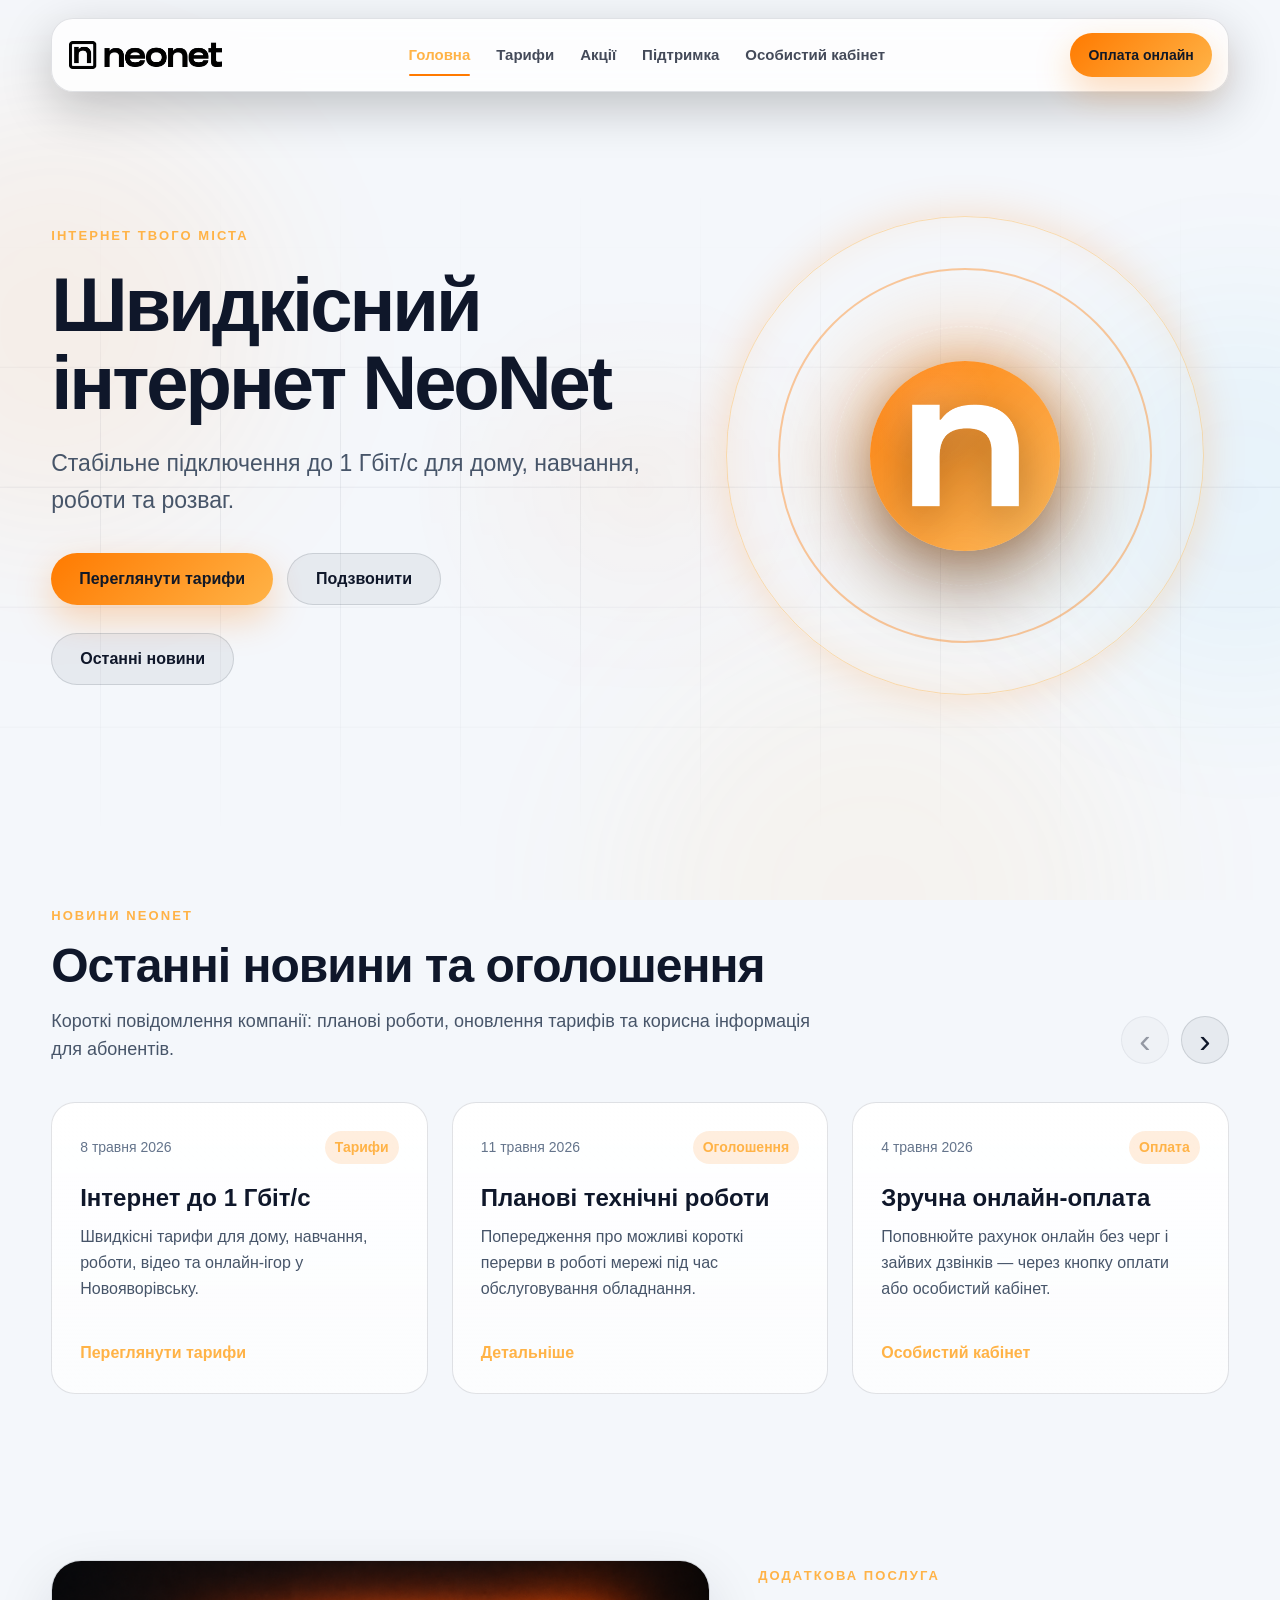
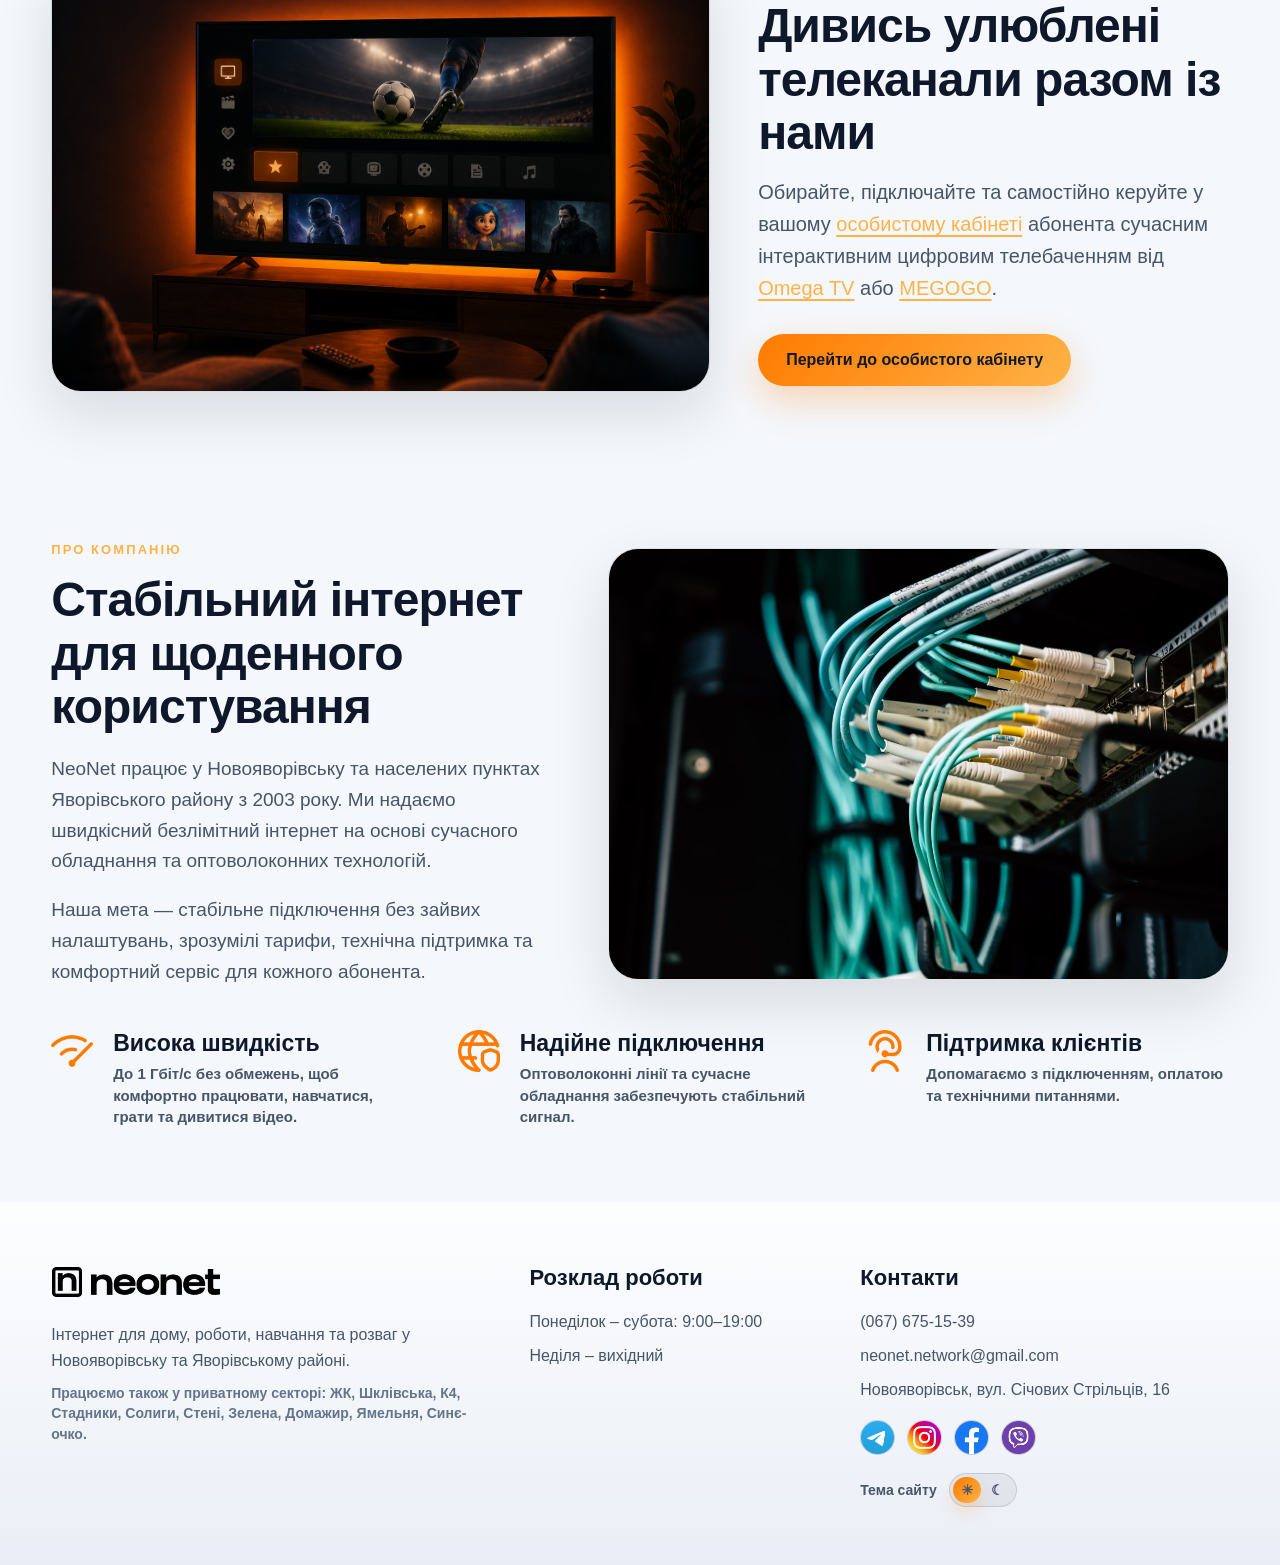
<file: index.html>
<!doctype html>
<!--
  NeoNet website frontend.
  Design and frontend implementation: Maksym.
-->
<html lang="uk">
  <head>
    <meta charset="UTF-8" />
    <meta name="viewport" content="width=device-width, initial-scale=1.0" />
    <meta
      name="description"
      content="NeoNet — інтернет-провайдер у Новояворівську та Яворівському районі. Швидкісний інтернет, інтерактивне телебачення та технічна підтримка."
    />
    <title>NeoNet — інтернет твого міста</title>
    <link
      rel="shortcut icon"
      type="image/x-icon"
      href="./assets/brand/favicon.png"
    />
    <link rel="stylesheet" href="./css/main.css" />
    <script src="./js/main.js" defer></script>
  </head>
  <body>
    <div class="site-bg" aria-hidden="true">
      <span class="site-bg__circle--one"></span>
      <span class="site-bg__circle--two"></span>
      <span class="site-bg__circle--three"></span>
    </div>
    <header class="header">
      <div class="container header__inner">
        <a
          class="logo"
          href="./index.html"
          aria-label="NeoNet головна сторінка"
        >
          <img src="./assets/brand/logo-neonet.png" alt="NeoNet" />
        </a>

        <button
          class="menu-toggle"
          type="button"
          aria-label="Відкрити меню"
          aria-expanded="false"
          aria-controls="main-navigation"
        >
          <span></span><span></span><span></span>
        </button>

        <nav class="nav" id="main-navigation" aria-label="Головна навігація">
          <a class="nav__link active" href="./index.html" aria-current="page"
            >Головна</a
          >
          <a class="nav__link" href="./price.html">Тарифи</a>
          <a class="nav__link" href="./promotions.html">Акції</a>
          <a class="nav__link" href="./support.html">Підтримка</a>
          <a
            class="nav__link"
            href="https://oplata.neonet.com.ua/"
            target="_blank"
            rel="noopener noreferrer"
            >Особистий кабінет</a
          >
          <a
            class="nav__link nav__link--payment"
            href="https://next.privat24.ua/payments/form/%7B%22token%22:%2217db19bb152729ad6519b4be49480de763diioe0%22%7D"
            target="_blank"
            rel="noopener noreferrer"
          >
            Оплата онлайн
          </a>
        </nav>

        <a
          class="btn btn--small header__btn"
          href="https://next.privat24.ua/payments/form/%7B%22token%22:%2217db19bb152729ad6519b4be49480de763diioe0%22%7D"
          target="_blank"
          rel="noopener noreferrer"
          >Оплата онлайн</a
        >
      </div>
    </header>
    <main id="main-content">
      <section class="hero">
        <div class="hero-grid" aria-hidden="true"></div>
        <div class="container hero__grid">
          <div class="hero__content">
            <!--
              Термінове повідомлення на головній.
              Щоб змінити текст — редагуй цей рядок(<p>). Щоб сховати — додай hidden до <p class="hero-alert" ... >.
            -->
            <div class="hero-kicker">
              <p class="hero-alert" hidden>
                Важливе повідомлення: у разі аварійних робіт або перебоїв
                інформація буде опублікована тут.
              </p>
              <p class="eyebrow">Інтернет твого міста</p>
            </div>
            <h1>Швидкісний інтернет NeoNet</h1>
            <p class="hero__text">
              Стабільне підключення до 1 Гбіт/с для дому, навчання, роботи та
              розваг.
            </p>
            <div class="hero__actions">
              <a class="btn" href="./price.html">Переглянути тарифи</a>
              <a class="btn btn--ghost" href="tel:+380676751539">Подзвонити</a>
              <a
                class="btn btn--ghost hero__news-btn"
                href="#news"
                data-news-cue
              >
                Останні новини
              </a>
            </div>
          </div>

          <div class="hero__visual" aria-hidden="true">
            <div class="hero-orbit">
              <span class="hero-orbit__glow"></span>
              <span class="hero-orbit__ring hero-orbit__ring--one"></span>
              <span class="hero-orbit__ring hero-orbit__ring--two"></span>
              <span class="hero-orbit__ring hero-orbit__ring--three"></span>
              <div class="hero-orbit__center">
                <img src="./assets/brand/n-logo.png" alt="Logo NeoNet" />
              </div>
            </div>
          </div>
        </div>
      </section>

      <section class="section news-section" id="news">
        <div class="container">
          <div class="news-slider__header">
            <div>
              <p class="eyebrow">Новини NeoNet</p>
              <h2>Останні новини та оголошення</h2>
              <p>
                Короткі повідомлення компанії: планові роботи, оновлення тарифів
                та корисна інформація для абонентів.
              </p>
            </div>
            <div class="news-slider__controls" aria-label="Керування новинами">
              <button
                class="news-slider__btn"
                type="button"
                data-news-prev
                aria-label="Попередня новина"
              >
                ‹
              </button>
              <button
                class="news-slider__btn"
                type="button"
                data-news-next
                aria-label="Наступна новина"
              >
                ›
              </button>
            </div>
          </div>

          <div
            class="news-slider"
            data-news-slider
            aria-label="Список новин NeoNet"
          >
            <!--
              Щоб змінити новину:
              1. Заміни дату в time.
              2. Заміни тег, заголовок і текст.
              3. За потреби зміни href у посиланні.
              Щоб додати новину — скопіюй один article.news-card і встав поруч.
            -->
            <article class="news-card">
              <div class="news-card__meta">
                <time datetime="2026-05-08">8 травня 2026</time>
                <span>Тарифи</span>
              </div>
              <h3>Інтернет до 1 Гбіт/с</h3>
              <p>
                Швидкісні тарифи для дому, навчання, роботи, відео та
                онлайн-ігор у Новояворівську.
              </p>
              <a class="news-card__link" href="./price.html"
                >Переглянути тарифи</a
              >
            </article>

            <article class="news-card">
              <div class="news-card__meta">
                <time datetime="2026-05-11">11 травня 2026</time>
                <span>Оголошення</span>
              </div>
              <h3>Планові технічні роботи</h3>
              <p>
                Попередження про можливі короткі перерви в роботі мережі під час
                обслуговування обладнання.
              </p>
              <a class="news-card__link" href="./support.html">Детальніше</a>
            </article>

            <article class="news-card">
              <div class="news-card__meta">
                <time datetime="2026-05-04">4 травня 2026</time>
                <span>Оплата</span>
              </div>
              <h3>Зручна онлайн-оплата</h3>
              <p>
                Поповнюйте рахунок онлайн без черг і зайвих дзвінків — через
                кнопку оплати або особистий кабінет.
              </p>
              <a
                class="news-card__link"
                href="https://oplata.neonet.com.ua/"
                target="_blank"
                rel="noopener noreferrer"
                >Особистий кабінет</a
              >
            </article>

            <article class="news-card">
              <div class="news-card__meta">
                <time datetime="2026-04-30">30 квітня 2026</time>
                <span>ТБ</span>
              </div>
              <h3>Інтерактивне телебачення</h3>
              <p>
                Дивіться улюблені телеканали разом із послугами інтерактивного
                цифрового телебачення.
              </p>
              <a
                class="news-card__link"
                href="https://oplata.neonet.com.ua/"
                target="_blank"
                rel="noopener noreferrer"
                >Підключити</a
              >
            </article>
          </div>
        </div>
      </section>

      <section class="section section--dark">
        <div class="container tv-grid">
          <div class="tv-image">
            <img
              src="./assets/images/interactive-tv.png"
              alt="Інтерактивне телебачення"
              loading="lazy"
            />
          </div>
          <div class="tv-section__content">
            <p class="eyebrow">Додаткова послуга</p>
            <h2>Дивись улюблені телеканали разом із нами</h2>
            <p>
              Обирайте, підключайте та самостійно керуйте у вашому
              <a
                class="tv-link"
                href="https://oplata.neonet.com.ua/"
                target="_blank"
                rel="noopener noreferrer"
                >особистому кабінеті</a
              >
              абонента сучасним інтерактивним цифровим телебаченням від
              <a
                class="tv-link"
                href="https://admin.hls.tv/cdn/channels/actual/all/ua/index.html"
                target="_blank"
                rel="noopener noreferrer"
                >Omega TV</a
              >
              або
              <a
                class="tv-link"
                href="./megogo.html"
                target="_blank"
                rel="noopener noreferrer"
                >MEGOGO</a
              >.
            </p>
            <a
              class="btn"
              href="https://oplata.neonet.com.ua/"
              target="_blank"
              rel="noopener noreferrer"
              >Перейти до особистого кабінету</a
            >
          </div>
        </div>
      </section>

      <section class="section section--soft" id="about">
        <div class="container">
          <div class="about-grid">
            <div class="about-content">
              <p class="eyebrow">Про компанію</p>
              <h2>Стабільний інтернет для щоденного користування</h2>
              <p>
                NeoNet працює у Новояворівську та населених пунктах Яворівського
                району з 2003 року. Ми надаємо швидкісний безлімітний інтернет
                на основі сучасного обладнання та оптоволоконних технологій.
              </p>
              <p>
                Наша мета — стабільне підключення без зайвих налаштувань,
                зрозумілі тарифи, технічна підтримка та комфортний сервіс для
                кожного абонента.
              </p>
            </div>
            <div class="about-image">
              <img
                src="./assets/images/about-network.png"
                alt="Підключення оптоволоконного інтернету"
                loading="eager"
              />
            </div>
          </div>

          <div class="about-feature-grid">
            <article class="about-feature">
              <img
                src="./assets/icons/internet.png"
                alt=""
                aria-hidden="true"
              />
              <div>
                <h3>Висока швидкість</h3>
                <p>
                  До 1 Гбіт/с без обмежень, щоб комфортно працювати, навчатися,
                  грати та дивитися відео.
                </p>
              </div>
            </article>
            <article class="about-feature">
              <img src="./assets/icons/shield.png" alt="" aria-hidden="true" />
              <div>
                <h3>Надійне підключення</h3>
                <p>
                  Оптоволоконні лінії та сучасне обладнання забезпечують
                  стабільний сигнал.
                </p>
              </div>
            </article>
            <article class="about-feature">
              <img
                src="./assets/icons/customer-service.png"
                alt=""
                aria-hidden="true"
              />
              <div>
                <h3>Підтримка клієнтів</h3>
                <p>
                  Допомагаємо з підключенням, оплатою та технічними питаннями.
                </p>
              </div>
            </article>
          </div>
        </div>
      </section>
    </main>
    <footer class="footer footer--home" id="contacts">
      <div class="container footer__inner">
        <div class="footer__brand">
          <a
            class="logo logo--footer"
            href="./index.html"
            aria-label="NeoNet головна сторінка"
          >
            <img src="./assets/brand/logo-neonet.png" alt="NeoNet" />
          </a>
          <p>
            Інтернет для дому, роботи, навчання та розваг у Новояворівську та
            Яворівському районі.
          </p>
          <p class="footer__coverage">
            Працюємо також у приватному секторі: ЖК, Шклівська, К4, Стадники,
            Солиги, Стені, Зелена, Домажир, Ямельня, Синє-очко.
          </p>
        </div>
        <div>
          <h3>Розклад роботи</h3>
          <p>Понеділок – субота: 9:00–19:00</p>
          <p>Неділя – вихідний</p>
        </div>
        <div class="footer__contacts">
          <h3>Контакти</h3>
          <p><a href="tel:+380676751539">(067) 675-15-39</a></p>
          <p>
            <a href="mailto:neonet.network@gmail.com">
              neonet.network@gmail.com
            </a>
          </p>
          <p>Новояворівськ, вул. Січових Стрільців, 16</p>

          <div class="footer-socials" aria-label="Соціальні мережі NeoNet">
            <a
              href="https://t.me/neonet_info"
              target="_blank"
              rel="noopener noreferrer"
              aria-label="NeoNet у Telegram"
            >
              <img src="./assets/social/telegram.png" alt="" />
            </a>

            <a
              href="https://www.instagram.com/neonet_network/"
              target="_blank"
              rel="noopener noreferrer"
              aria-label="NeoNet в Instagram"
            >
              <img src="./assets/social/instagram.png" alt="" />
            </a>

            <a
              href="https://www.facebook.com/neonet.network/"
              target="_blank"
              rel="noopener noreferrer"
              aria-label="NeoNet у Facebook"
            >
              <img src="./assets/social/facebook.png" alt="" />
            </a>

            <a
              href="https://invite.viber.com/?g2=AQA4AfKOGj3h60tVKaJNBpGEG0kb1jlxvSAdZjr5xUcCKQ4T0vMKO5RHuD%2FKEEB9"
              target="_blank"
              rel="noopener noreferrer"
              aria-label="NeoNet у Viber"
            >
              <img src="./assets/social/viber.png" alt="" />
            </a>
          </div>
          <div class="footer-theme">
            <span>Тема сайту</span>
            <button
              class="theme-switch"
              type="button"
              data-theme-toggle
              aria-label="Перемкнути тему сайту"
              aria-pressed="false"
            >
              <span aria-hidden="true">☀</span>
              <span aria-hidden="true">☾</span>
            </button>
          </div>
        </div>
      </div>
    </footer>
  </body>
</html>
</file>
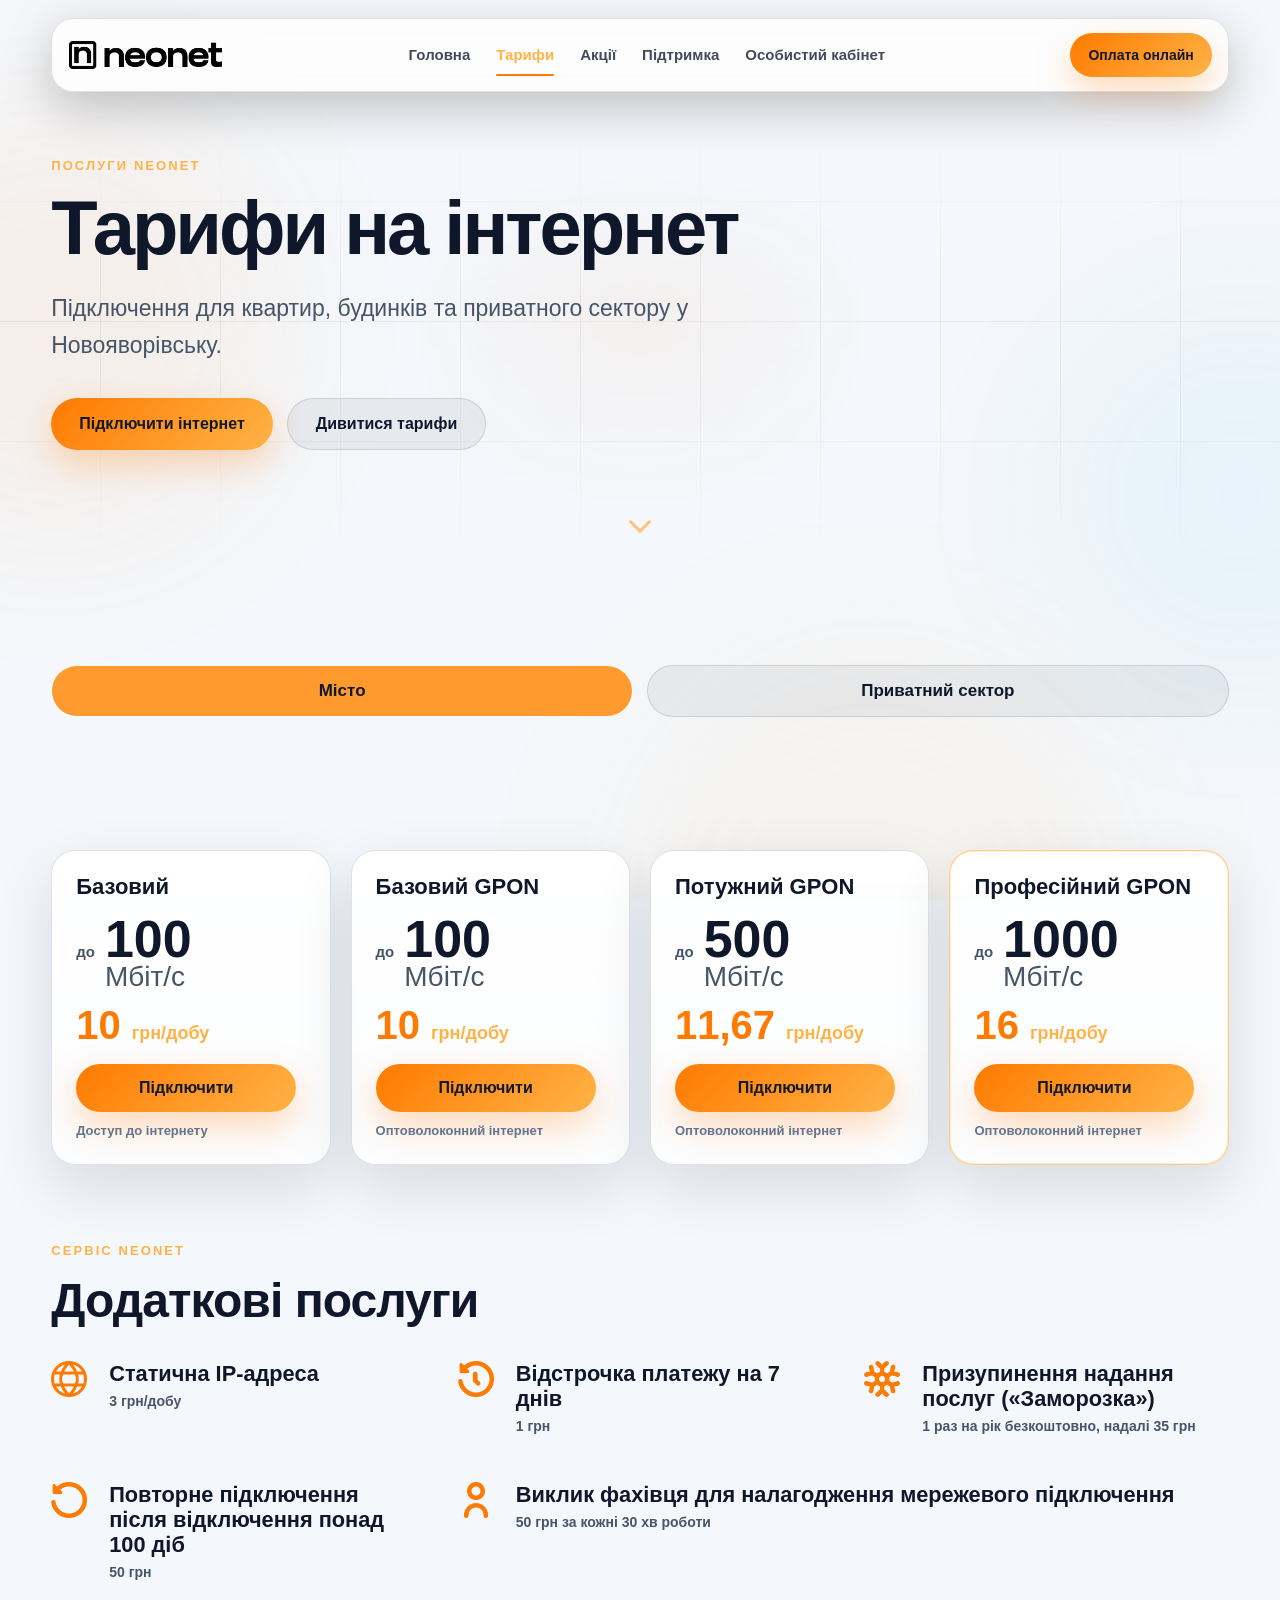
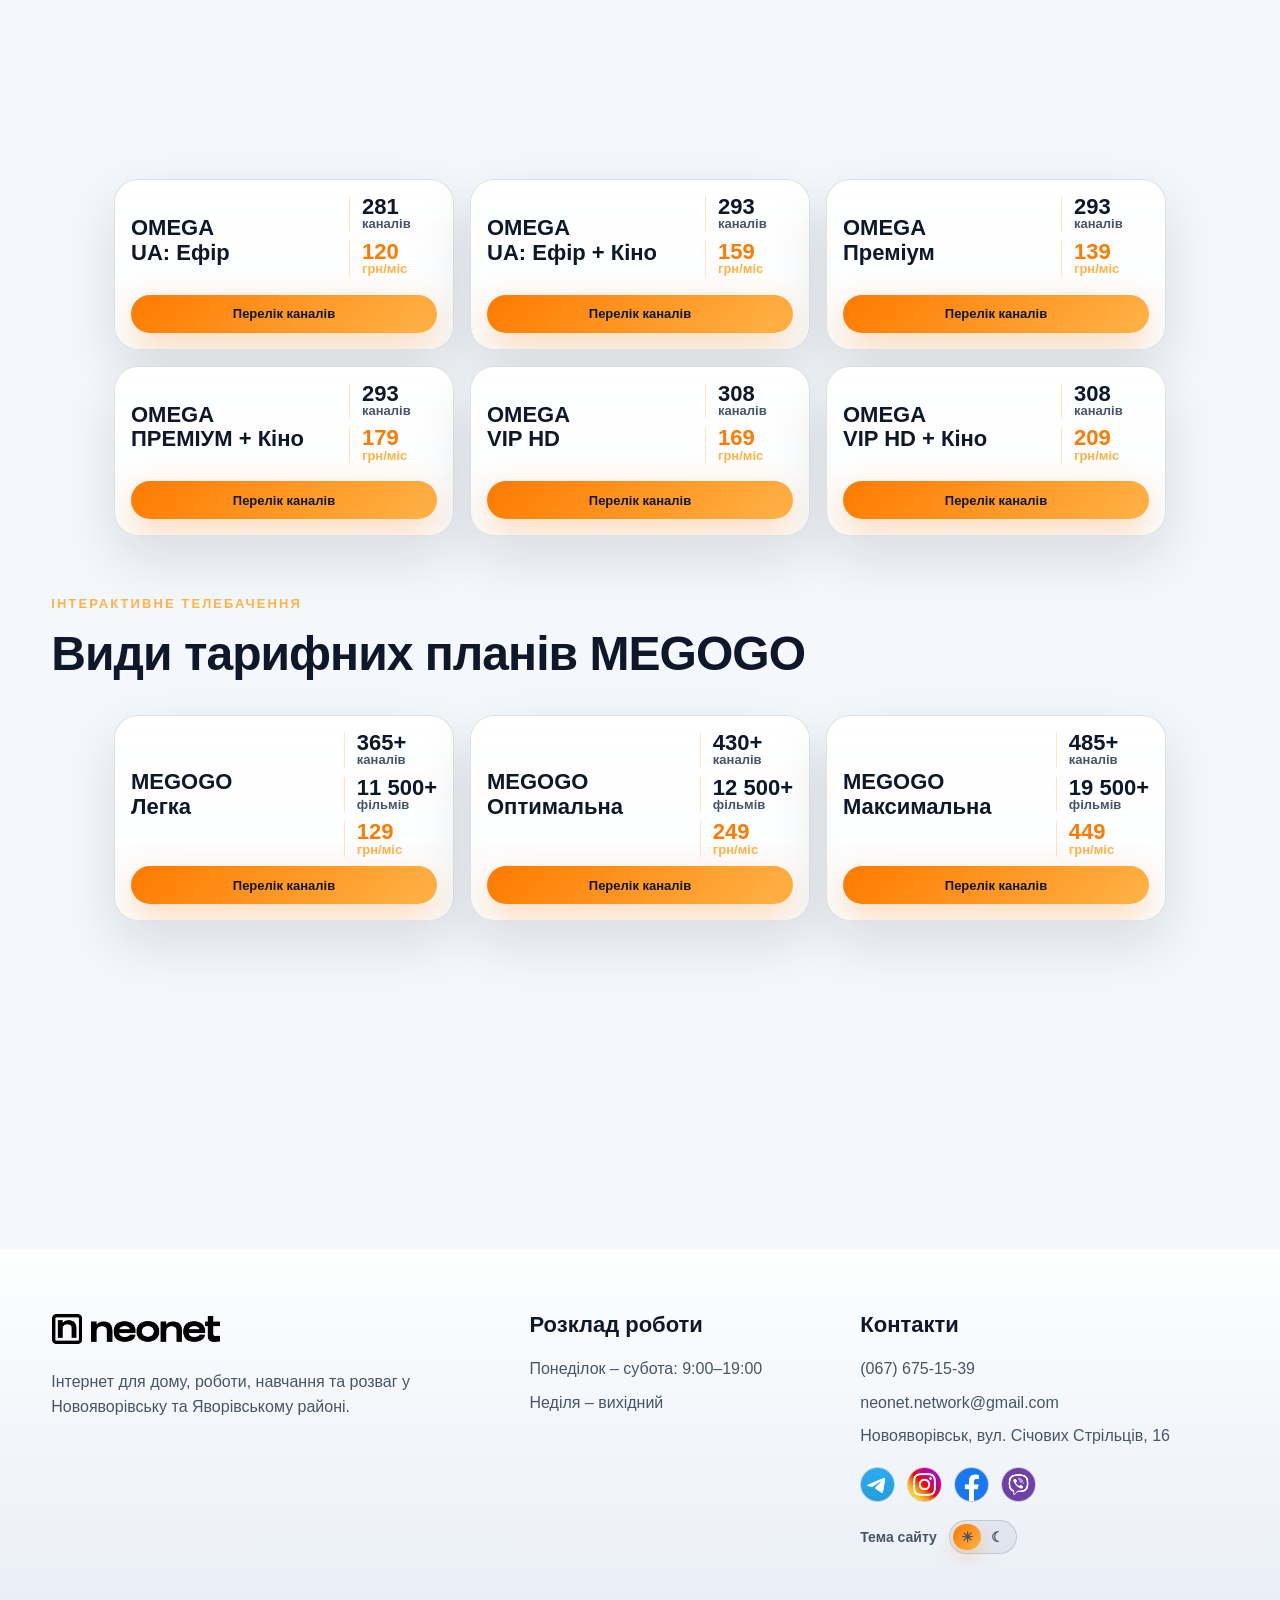
<file: price.html>
<!doctype html>
<html lang="uk">
  <head>
    <meta charset="UTF-8" />
    <meta name="viewport" content="width=device-width, initial-scale=1.0" />
    <meta
      name="description"
      content="Тарифи NeoNet для Новояворівська та приватного сектору. Інтернет до 1 Гбіт/с і додаткові послуги."
    />
    <title>Тарифи | NeoNet</title>
    <link rel="shortcut icon" type="image/x-icon" href="./assets/brand/favicon.png" />
    <link rel="stylesheet" href="./css/main.css" />
    <script src="./js/main.js" defer></script>
  </head>
  <body>
    <div class="site-bg" aria-hidden="true">
      <span class="site-bg__circle--one"></span>
      <span class="site-bg__circle--two"></span>
      <span class="site-bg__circle--three"></span>
    </div>
    <header class="header">
      <div class="container header__inner">
        <a
          class="logo"
          href="./index.html"
          aria-label="NeoNet головна сторінка"
        >
          <img src="./assets/brand/logo-neonet.png" alt="NeoNet" />
        </a>

        <button
          class="menu-toggle"
          type="button"
          aria-label="Відкрити меню"
          aria-expanded="false"
          aria-controls="main-navigation"
        >
          <span></span><span></span><span></span>
        </button>

        <nav class="nav" id="main-navigation" aria-label="Головна навігація">
          <a class="nav__link" href="./index.html">Головна</a>
          <a class="nav__link active" href="./price.html" aria-current="page"
            >Тарифи</a
          >
          <a class="nav__link" href="./promotions.html">Акції</a>
          <a class="nav__link" href="./support.html">Підтримка</a>
          <a
            class="nav__link"
            href="https://oplata.neonet.com.ua/"
            target="_blank"
            rel="noopener noreferrer"
            >Особистий кабінет</a
          >
          <a
            class="nav__link nav__link--payment"
            href="https://next.privat24.ua/payments/form/%7B%22token%22:%2217db19bb152729ad6519b4be49480de763diioe0%22%7D"
            target="_blank"
            rel="noopener noreferrer"
          >
            Оплата онлайн
          </a>
        </nav>

        <a
          class="btn btn--small header__btn"
          href="https://next.privat24.ua/payments/form/%7B%22token%22:%2217db19bb152729ad6519b4be49480de763diioe0%22%7D"
          target="_blank"
          rel="noopener noreferrer"
          >Оплата онлайн</a
        >
      </div>
    </header>
    <main id="main-content">
      <section class="page-hero">
        <div class="hero-grid" aria-hidden="true"></div>
        <div class="container page-hero__content">
          <p class="eyebrow">Послуги NeoNet</p>
          <h1>Тарифи на інтернет</h1>
          <p class="page-hero__text">
            Підключення для квартир, будинків та приватного сектору у
            Новояворівську.
          </p>
          <div class="page-hero__actions">
            <a class="btn" href="tel:+380676751539">Підключити інтернет</a>
            <a class="btn btn--ghost" href="#tariffs">Дивитися тарифи</a>
          </div>
        </div>
      </section>

      <section class="section section--soft" id="tariffs">
        <div class="container">
          <div
            class="tariff-switcher"
            role="tablist"
            aria-label="Категорії тарифів"
          >
            <button
              class="tariff-switcher__btn is-active"
              type="button"
              role="tab"
              aria-selected="true"
              aria-controls="apartments-panel"
              data-tariff-tab="apartments"
            >
              Місто
            </button>

            <button
              class="tariff-switcher__btn"
              type="button"
              role="tab"
              aria-selected="false"
              aria-controls="private-sector-panel"
              data-tariff-tab="private-sector"
            >
              Приватний сектор
            </button>
          </div>

          <div class="tariff-panels">
            <section
              class="tariff-panel is-active"
              id="apartments-panel"
              role="tabpanel"
              data-tariff-panel="apartments"
            >
              <div class="tariff-panel__heading">
                <p>
                  <span>Підключення до мережі</span><strong>безкоштовно</strong>
                </p>
                <p>
                  <span>Первинний внесок на рахунок</span
                  ><strong>300 грн</strong>
                </p>
              </div>
              <div class="tariff-card-grid">
                <article class="tariff-plan-card">
                  <h3>Базовий</h3>
                  <div class="tariff-speed">
                    <span>до</span><strong>100</strong><em>Мбіт/с</em>
                  </div>
                  <p class="tariff-price"><strong>10</strong> грн/добу</p>
                  <a class="tariff-connect" href="tel:+380676751539"
                    >Підключити</a
                  >
                  <p class="tariff-note">Доступ до інтернету</p>
                </article>
                <article class="tariff-plan-card">
                  <h3>Базовий GPON</h3>
                  <div class="tariff-speed">
                    <span>до</span><strong>100</strong><em>Мбіт/с</em>
                  </div>
                  <p class="tariff-price"><strong>10</strong> грн/добу</p>
                  <a class="tariff-connect" href="tel:+380676751539"
                    >Підключити</a
                  >
                  <p class="tariff-note">Оптоволоконний інтернет</p>
                </article>
                <article class="tariff-plan-card">
                  <h3>Потужний GPON</h3>
                  <div class="tariff-speed">
                    <span>до</span><strong>500</strong><em>Мбіт/с</em>
                  </div>
                  <p class="tariff-price"><strong>11,67</strong> грн/добу</p>
                  <a class="tariff-connect" href="tel:+380676751539"
                    >Підключити</a
                  >
                  <p class="tariff-note">Оптоволоконний інтернет</p>
                </article>
                <article class="tariff-plan-card tariff-plan-card--accent">
                  <h3>Професійний GPON</h3>
                  <div class="tariff-speed">
                    <span>до</span><strong>1000</strong><em>Мбіт/с</em>
                  </div>
                  <p class="tariff-price"><strong>16</strong> грн/добу</p>
                  <a class="tariff-connect" href="tel:+380676751539"
                    >Підключити</a
                  >
                  <p class="tariff-note">Оптоволоконний інтернет</p>
                </article>
              </div>
            </section>

            <section
              class="tariff-panel"
              id="private-sector-panel"
              role="tabpanel"
              data-tariff-panel="private-sector"
              hidden
            >
              <div class="tariff-panel__heading">
                <p>
                  <span>Підключення до мережі</span><strong>договірна</strong>
                </p>
                <p>
                  <span>Первинний внесок на рахунок</span
                  ><strong>300 грн</strong>
                </p>
                <p class="tariff-panel__coverage">
                  <span>Працюємо у населених пунктах</span>
                  <strong>
                    ЖК, Шклівська, К4, Стадники, Солиги, Стені, Зелена, Домажир,
                    Ямельня, Синє-очко
                  </strong>
                </p>
              </div>
              <div class="tariff-card-grid">
                <article class="tariff-plan-card">
                  <h3>Базовий</h3>
                  <div class="tariff-speed">
                    <span>до</span><strong>100</strong><em>Мбіт/с</em>
                  </div>
                  <p class="tariff-price"><strong>10,5</strong> грн/добу</p>
                  <a class="tariff-connect" href="tel:+380676751539"
                    >Підключити</a
                  >
                  <p class="tariff-note">Доступ до інтернету</p>
                </article>
                <article class="tariff-plan-card">
                  <h3>Базовий GPON</h3>
                  <div class="tariff-speed">
                    <span>до</span><strong>100</strong><em>Мбіт/с</em>
                  </div>
                  <p class="tariff-price"><strong>10,5</strong> грн/добу</p>
                  <a class="tariff-connect" href="tel:+380676751539"
                    >Підключити</a
                  >
                  <p class="tariff-note">Оптоволоконний інтернет</p>
                </article>
                <article class="tariff-plan-card">
                  <h3>Потужний GPON</h3>
                  <div class="tariff-speed">
                    <span>до</span><strong>500</strong><em>Мбіт/с</em>
                  </div>
                  <p class="tariff-price"><strong>12,17</strong> грн/добу</p>
                  <a class="tariff-connect" href="tel:+380676751539"
                    >Підключити</a
                  >
                  <p class="tariff-note">Оптоволоконний інтернет</p>
                </article>
                <article class="tariff-plan-card tariff-plan-card--accent">
                  <h3>Професійний GPON</h3>
                  <div class="tariff-speed">
                    <span>до</span><strong>1000</strong><em>Мбіт/с</em>
                  </div>
                  <p class="tariff-price"><strong>18</strong> грн/добу</p>
                  <a class="tariff-connect" href="tel:+380676751539"
                    >Підключити</a
                  >
                  <p class="tariff-note">Оптоволоконний інтернет</p>
                </article>
              </div>
            </section>
          </div>

          <section class="service-card-section">
            <div class="section-heading section-heading--compact">
              <p class="eyebrow">Сервіс NeoNet</p>
              <h2>Додаткові послуги</h2>
            </div>
            <div class="service-card-grid">
              <article class="service-card">
                <img src="./assets/icons/ip-address.png" alt="" aria-hidden="true" />
                <div>
                  <span>Статична IP-адреса</span><strong>3 грн/добу</strong>
                </div>
              </article>
              <article class="service-card">
                <img src="./assets/icons/postpone.png" alt="" aria-hidden="true" />
                <div>
                  <span>Відстрочка платежу на 7 днів</span
                  ><strong>1 грн</strong>
                </div>
              </article>
              <article class="service-card">
                <img src="./assets/icons/freeze.png" alt="" aria-hidden="true" />
                <div>
                  <span>Призупинення надання послуг («Заморозка»)</span
                  ><strong>1 раз на рік безкоштовно, надалі 35 грн</strong>
                </div>
              </article>
              <article class="service-card">
                <img src="./assets/icons/repetitive.png" alt="" aria-hidden="true" />
                <div>
                  <span
                    >Повторне підключення після відключення понад 100 діб</span
                  ><strong>50 грн</strong>
                </div>
              </article>
              <article class="service-card">
                <img src="./assets/icons/specialist.png" alt="" aria-hidden="true" />
                <div>
                  <span
                    >Виклик фахівця для налагодження мережевого
                    підключення</span
                  ><strong>50 грн за кожні 30 хв роботи</strong>
                </div>
              </article>
            </div>
          </section>

          <section class="megogo-tariffs" aria-labelledby="omega-tariffs-title">
            <div class="section-heading section-heading--compact">
              <p class="eyebrow">Інтерактивне телебачення</p>
              <h2 id="omega-tariffs-title">Види тарифних планів OMEGA TV</h2>
            </div>
            <div class="megogo-plan-grid megogo-plan-grid--omega">
              <article class="megogo-plan-card">
                <h3>OMEGA<br />UA: Ефір</h3>
                <p><strong>281</strong><span>каналів</span></p>
                <p class="megogo-price"><strong>120</strong> грн/міс</p>
                <a
                  href="https://admin.hls.tv/cdn/channels/actual/all/ua/index.html"
                  target="_blank"
                  rel="noopener noreferrer"
                  >Перелік каналів</a
                >
              </article>
              <article class="megogo-plan-card">
                <h3>OMEGA<br />UA: Ефір + Кіно</h3>
                <p><strong>293</strong><span>каналів</span></p>
                <p class="megogo-price"><strong>159</strong> грн/міс</p>
                <a
                  href="https://admin.hls.tv/cdn/channels/actual/all/ua/index.html"
                  target="_blank"
                  rel="noopener noreferrer"
                  >Перелік каналів</a
                >
              </article>
              <article class="megogo-plan-card">
                <h3>OMEGA<br />Преміум</h3>
                <p><strong>293</strong><span>каналів</span></p>
                <p class="megogo-price"><strong>139</strong> грн/міс</p>
                <a
                  href="https://admin.hls.tv/cdn/channels/actual/all/ua/index.html"
                  target="_blank"
                  rel="noopener noreferrer"
                  >Перелік каналів</a
                >
              </article>
              <article class="megogo-plan-card">
                <h3>OMEGA<br />ПРЕМІУМ + Кіно</h3>
                <p><strong>293</strong><span>каналів</span></p>
                <p class="megogo-price"><strong>179</strong> грн/міс</p>
                <a
                  href="https://admin.hls.tv/cdn/channels/actual/all/ua/index.html"
                  target="_blank"
                  rel="noopener noreferrer"
                  >Перелік каналів</a
                >
              </article>
              <article class="megogo-plan-card">
                <h3>OMEGA<br />VIP HD</h3>
                <p><strong>308</strong><span>каналів</span></p>
                <p class="megogo-price"><strong>169</strong> грн/міс</p>
                <a
                  href="https://admin.hls.tv/cdn/channels/actual/all/ua/index.html"
                  target="_blank"
                  rel="noopener noreferrer"
                  >Перелік каналів</a
                >
              </article>
              <article class="megogo-plan-card">
                <h3>OMEGA<br />VIP HD + Кіно</h3>
                <p><strong>308</strong><span>каналів</span></p>
                <p class="megogo-price"><strong>209</strong> грн/міс</p>
                <a
                  href="https://admin.hls.tv/cdn/channels/actual/all/ua/index.html"
                  target="_blank"
                  rel="noopener noreferrer"
                  >Перелік каналів</a
                >
              </article>
            </div>
          </section>

          <section
            class="megogo-tariffs"
            aria-labelledby="megogo-tariffs-title"
          >
            <div class="section-heading section-heading--compact">
              <p class="eyebrow">Інтерактивне телебачення</p>
              <h2 id="megogo-tariffs-title">Види тарифних планів MEGOGO</h2>
            </div>
            <div class="megogo-plan-grid">
              <article class="megogo-plan-card">
                <h3>MEGOGO<br />Легка</h3>
                <p><strong>365+</strong><span>каналів</span></p>
                <p><strong>11 500+</strong><span>фільмів</span></p>
                <p class="megogo-price"><strong>129</strong> грн/міс</p>
                <a
                  href="./megogo.html"
                  target="_blank"
                  rel="noopener noreferrer"
                  >Перелік каналів</a
                >
              </article>
              <article class="megogo-plan-card">
                <h3>MEGOGO<br />Оптимальна</h3>
                <p><strong>430+</strong><span>каналів</span></p>
                <p><strong>12 500+</strong><span>фільмів</span></p>
                <p class="megogo-price"><strong>249</strong> грн/міс</p>
                <a
                  href="./megogo.html"
                  target="_blank"
                  rel="noopener noreferrer"
                  >Перелік каналів</a
                >
              </article>
              <article class="megogo-plan-card">
                <h3>MEGOGO<br />Максимальна</h3>
                <p><strong>485+</strong><span>каналів</span></p>
                <p><strong>19 500+</strong><span>фільмів</span></p>
                <p class="megogo-price"><strong>449</strong> грн/міс</p>
                <a
                  href="./megogo.html"
                  target="_blank"
                  rel="noopener noreferrer"
                  >Перелік каналів</a
                >
              </article>
              <article class="megogo-plan-card">
                <h3>MEGOGO<br />Кіно+</h3>
                <p><strong>25+</strong><span>каналів</span></p>
                <p><strong>12 000+</strong><span>фільмів</span></p>
                <p class="megogo-price"><strong>129</strong> грн/міс</p>
                <a
                  href="./megogo.html"
                  target="_blank"
                  rel="noopener noreferrer"
                  >Перелік каналів</a
                >
              </article>
              <article class="megogo-plan-card">
                <h3>MEGOGO<br />Спорт</h3>
                <p><strong>40+</strong><span>каналів</span></p>
                <p><strong>18+</strong><span>контент</span></p>
                <p class="megogo-price"><strong>349</strong> грн/міс</p>
                <a
                  href="./megogo.html"
                  target="_blank"
                  rel="noopener noreferrer"
                  >Перелік каналів</a
                >
              </article>
            </div>
          </section>
        </div>
      </section>
    </main>
    <footer class="footer" id="contacts">
      <div class="container footer__inner">
        <div class="footer__brand">
          <a
            class="logo logo--footer"
            href="./index.html"
            aria-label="NeoNet головна сторінка"
          >
            <img src="./assets/brand/logo-neonet.png" alt="NeoNet" />
          </a>
          <p>
            Інтернет для дому, роботи, навчання та розваг у Новояворівську та
            Яворівському районі.
          </p>
        </div>
        <div>
          <h3>Розклад роботи</h3>
          <p>Понеділок – субота: 9:00–19:00</p>
          <p>Неділя – вихідний</p>
        </div>
        <div class="footer__contacts">
          <h3>Контакти</h3>
          <p><a href="tel:+380676751539">(067) 675-15-39</a></p>
          <p>
            <a href="mailto:neonet.network@gmail.com">
              neonet.network@gmail.com
            </a>
          </p>
          <p>Новояворівськ, вул. Січових Стрільців, 16</p>

          <div class="footer-socials" aria-label="Соціальні мережі NeoNet">
            <a
              href="https://t.me/neonet_info"
              target="_blank"
              rel="noopener noreferrer"
              aria-label="NeoNet у Telegram"
            >
              <img src="./assets/social/telegram.png" alt="" />
            </a>

            <a
              href="https://www.instagram.com/neonet_network/"
              target="_blank"
              rel="noopener noreferrer"
              aria-label="NeoNet в Instagram"
            >
              <img src="./assets/social/instagram.png" alt="" />
            </a>

            <a
              href="https://www.facebook.com/neonet.network/"
              target="_blank"
              rel="noopener noreferrer"
              aria-label="NeoNet у Facebook"
            >
              <img src="./assets/social/facebook.png" alt="" />
            </a>

            <a
              href="https://invite.viber.com/?g2=AQA4AfKOGj3h60tVKaJNBpGEG0kb1jlxvSAdZjr5xUcCKQ4T0vMKO5RHuD%2FKEEB9"
              target="_blank"
              rel="noopener noreferrer"
              aria-label="NeoNet у Viber"
            >
              <img src="./assets/social/viber.png" alt="" />
            </a>
          </div>
          <div class="footer-theme">
            <span>Тема сайту</span>
            <button
              class="theme-switch"
              type="button"
              data-theme-toggle
              aria-label="Перемкнути тему сайту"
              aria-pressed="false"
            >
              <span aria-hidden="true">☀</span>
              <span aria-hidden="true">☾</span>
            </button>
          </div>
        </div>
      </div>
    </footer>
  </body>
</html>
</file>
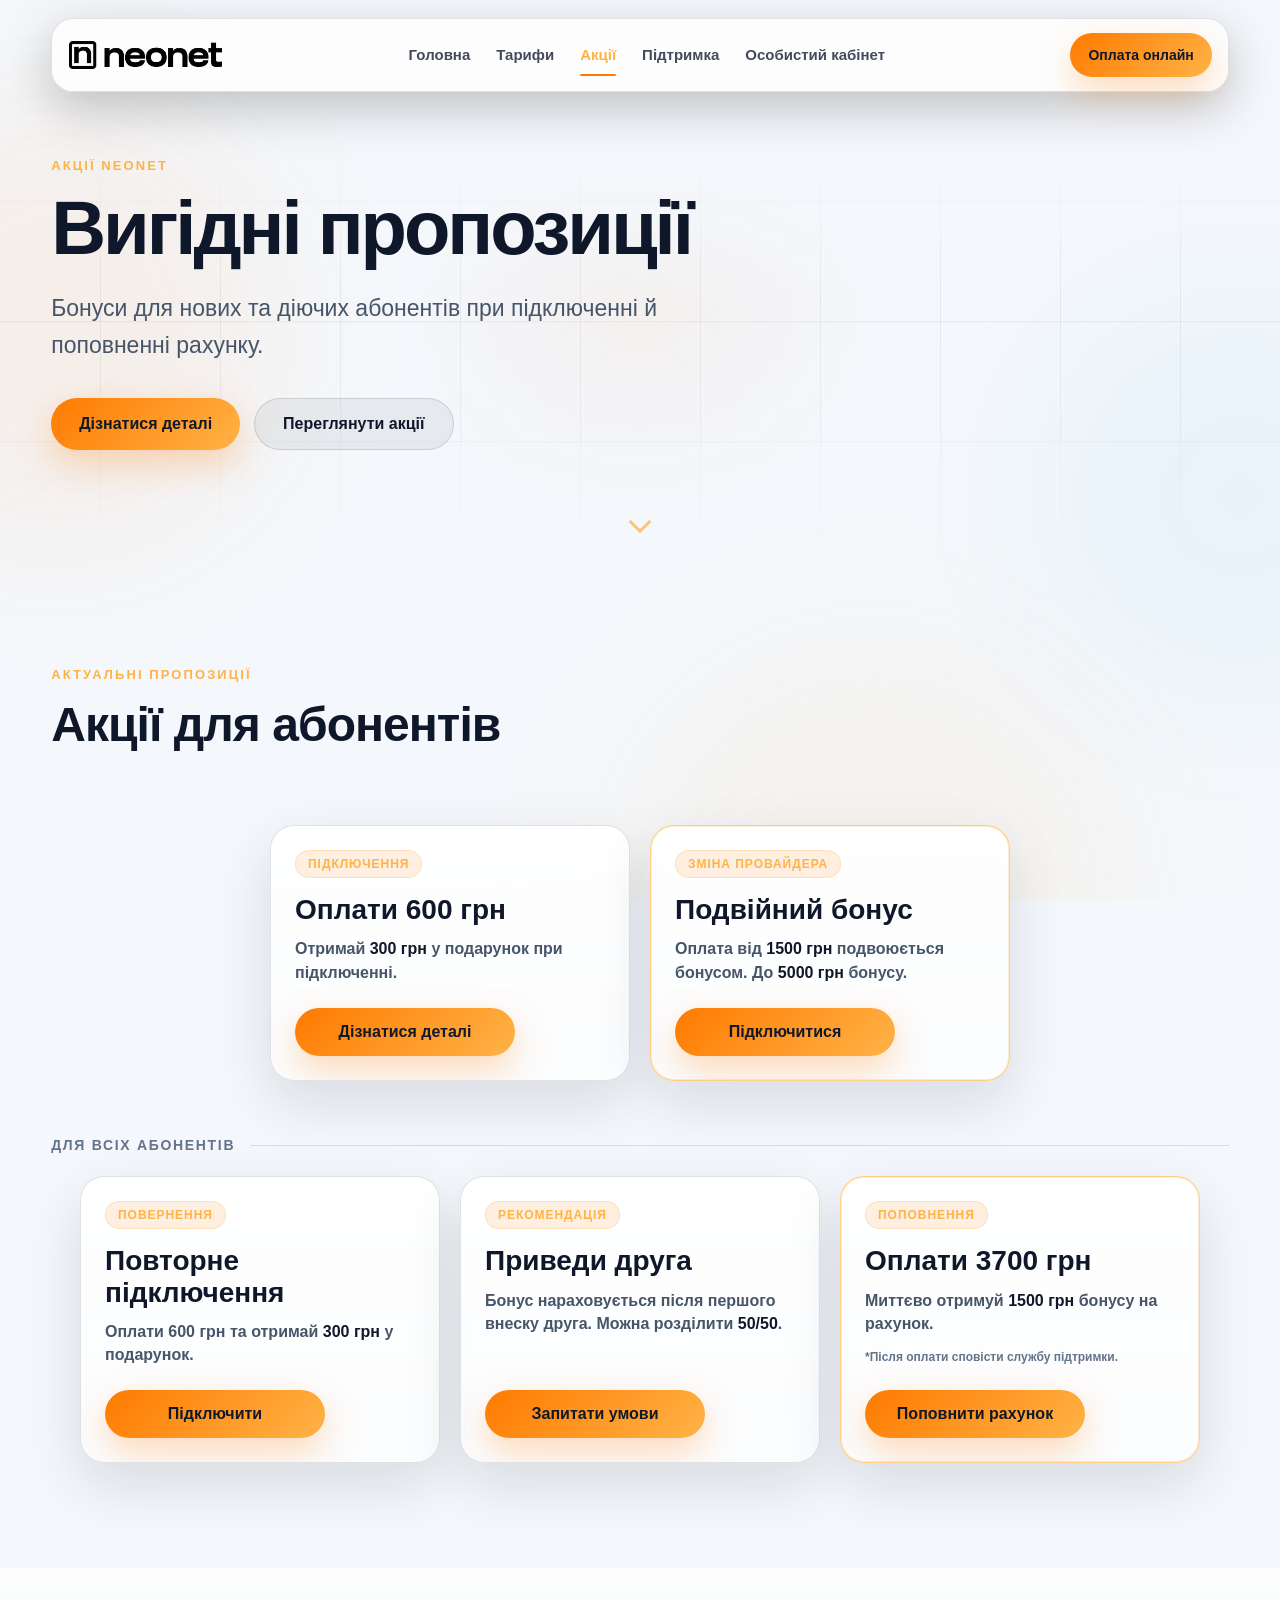
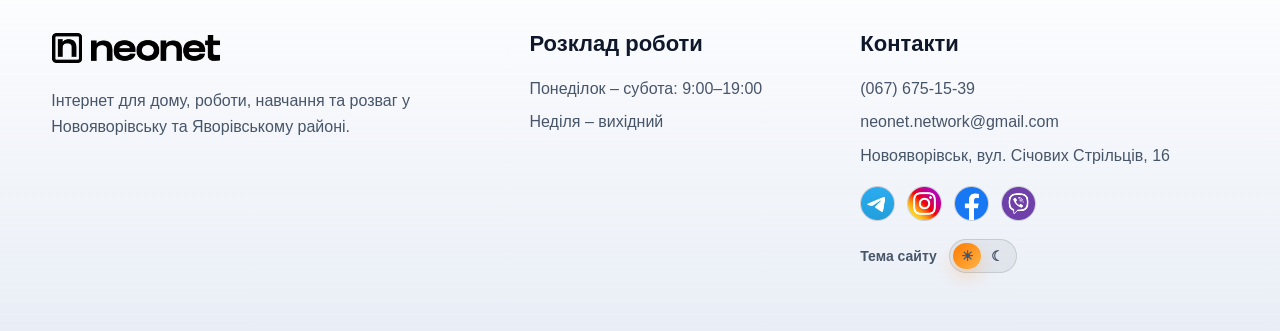
<file: promotions.html>
<!doctype html>
<html lang="uk">
  <head>
    <meta charset="UTF-8" />
    <meta name="viewport" content="width=device-width, initial-scale=1.0" />
    <meta
      name="description"
      content="Акції NeoNet для нових та діючих абонентів."
    />
    <title>Акції | NeoNet</title>
    <link rel="shortcut icon" type="image/x-icon" href="./assets/brand/favicon.png" />
    <link rel="stylesheet" href="./css/main.css" />
    <script src="./js/main.js" defer></script>
  </head>
  <body>
    <div class="site-bg" aria-hidden="true">
      <span class="site-bg__circle--one"></span>
      <span class="site-bg__circle--two"></span>
      <span class="site-bg__circle--three"></span>
    </div>
    <header class="header">
      <div class="container header__inner">
        <a
          class="logo"
          href="./index.html"
          aria-label="NeoNet головна сторінка"
        >
          <img src="./assets/brand/logo-neonet.png" alt="NeoNet" />
        </a>

        <button
          class="menu-toggle"
          type="button"
          aria-label="Відкрити меню"
          aria-expanded="false"
          aria-controls="main-navigation"
        >
          <span></span><span></span><span></span>
        </button>

        <nav class="nav" id="main-navigation" aria-label="Головна навігація">
          <a class="nav__link" href="./index.html">Головна</a>
          <a class="nav__link" href="./price.html">Тарифи</a>
          <a
            class="nav__link active"
            href="./promotions.html"
            aria-current="page"
            >Акції</a
          >
          <a class="nav__link" href="./support.html">Підтримка</a>
          <a
            class="nav__link"
            href="https://oplata.neonet.com.ua/"
            target="_blank"
            rel="noopener noreferrer"
            >Особистий кабінет</a
          >
          <a
            class="nav__link nav__link--payment"
            href="https://next.privat24.ua/payments/form/%7B%22token%22:%2217db19bb152729ad6519b4be49480de763diioe0%22%7D"
            target="_blank"
            rel="noopener noreferrer"
          >
            Оплата онлайн
          </a>
        </nav>

        <a
          class="btn btn--small header__btn"
          href="https://next.privat24.ua/payments/form/%7B%22token%22:%2217db19bb152729ad6519b4be49480de763diioe0%22%7D"
          target="_blank"
          rel="noopener noreferrer"
          >Оплата онлайн</a
        >
      </div>
    </header>
    <main id="main-content">
      <section class="page-hero">
        <div class="hero-grid" aria-hidden="true"></div>
        <div class="container page-hero__content">
          <p class="eyebrow">Акції NeoNet</p>
          <h1>Вигідні пропозиції</h1>
          <p class="page-hero__text">
            Бонуси для нових та діючих абонентів при підключенні й поповненні
            рахунку.
          </p>
          <div class="page-hero__actions">
            <a class="btn" href="tel:+380676751539">Дізнатися деталі</a>
            <a class="btn btn--ghost" href="#promotions">Переглянути акції</a>
          </div>
        </div>
      </section>

      <section class="section section--soft" id="promotions">
        <div class="container">
          <div class="section-heading section-heading--compact">
            <p class="eyebrow">Актуальні пропозиції</p>
            <h2>Акції для абонентів</h2>
          </div>

          <div class="promo-section-group">
            <div class="info-group__heading">
              <h3>Для нових абонентів</h3>
            </div>
            <div class="promotion-card-grid">
              <article class="promotion-card">
                <span class="promotion-card__tag">Підключення</span>
                <h3>Оплати 600 грн</h3>
                <p>Отримай <strong>300 грн</strong> у подарунок при підключенні.</p>
                <a class="tariff-connect" href="tel:+380676751539">Дізнатися деталі</a>
              </article>

              <article class="promotion-card promotion-card--accent">
                <span class="promotion-card__tag">Зміна провайдера</span>
                <h3>Подвійний бонус</h3>
                <p>Оплата від <strong>1500 грн</strong> подвоюється бонусом. До <strong>5000 грн</strong> бонусу.</p>
                <a class="tariff-connect" href="tel:+380676751539">Підключитися</a>
              </article>
            </div>
          </div>

          <div class="promo-section-group">
            <div class="info-group__heading">
              <h3>Для всіх абонентів</h3>
            </div>
            <div class="promotion-card-grid">
              <article class="promotion-card">
                <span class="promotion-card__tag">Повернення</span>
                <h3>Повторне підключення</h3>
                <p>Оплати 600 грн та отримай <strong>300 грн</strong> у подарунок.</p>
                <a class="tariff-connect" href="tel:+380676751539">Підключити</a>
              </article>

              <article class="promotion-card">
                <span class="promotion-card__tag">Рекомендація</span>
                <h3>Приведи друга</h3>
                <p>Бонус нараховується після першого внеску друга. Можна розділити <strong>50/50</strong>.</p>
                <a class="tariff-connect" href="tel:+380676751539">Запитати умови</a>
              </article>

              <article class="promotion-card promotion-card--accent">
                <span class="promotion-card__tag">Поповнення</span>
                <h3>Оплати 3700 грн</h3>
                <p>Миттєво отримуй <strong>1500 грн</strong> бонусу на рахунок.</p>
                <p class="promotion-card__note">
                  *Після оплати сповісти службу підтримки.
                </p>
                <a class="tariff-connect" href="https://oplata.neonet.com.ua/" target="_blank" rel="noopener noreferrer">Поповнити рахунок</a>
              </article>
            </div>
          </div>
        </div>
      </section>
    </main>
    <footer class="footer" id="contacts">
      <div class="container footer__inner">
        <div class="footer__brand">
          <a
            class="logo logo--footer"
            href="./index.html"
            aria-label="NeoNet головна сторінка"
          >
            <img src="./assets/brand/logo-neonet.png" alt="NeoNet" />
          </a>
          <p>
            Інтернет для дому, роботи, навчання та розваг у Новояворівську та
            Яворівському районі.
          </p>
        </div>
        <div>
          <h3>Розклад роботи</h3>
          <p>Понеділок – субота: 9:00–19:00</p>
          <p>Неділя – вихідний</p>
        </div>
        <div class="footer__contacts">
          <h3>Контакти</h3>
          <p><a href="tel:+380676751539">(067) 675-15-39</a></p>
          <p>
            <a href="mailto:neonet.network@gmail.com">
              neonet.network@gmail.com
            </a>
          </p>
          <p>Новояворівськ, вул. Січових Стрільців, 16</p>

          <div class="footer-socials" aria-label="Соціальні мережі NeoNet">
            <a
              href="https://t.me/neonet_info"
              target="_blank"
              rel="noopener noreferrer"
              aria-label="NeoNet у Telegram"
            >
              <img src="./assets/social/telegram.png" alt="" />
            </a>

            <a
              href="https://www.instagram.com/neonet_network/"
              target="_blank"
              rel="noopener noreferrer"
              aria-label="NeoNet в Instagram"
            >
              <img src="./assets/social/instagram.png" alt="" />
            </a>

            <a
              href="https://www.facebook.com/neonet.network/"
              target="_blank"
              rel="noopener noreferrer"
              aria-label="NeoNet у Facebook"
            >
              <img src="./assets/social/facebook.png" alt="" />
            </a>

            <a
              href="https://invite.viber.com/?g2=AQA4AfKOGj3h60tVKaJNBpGEG0kb1jlxvSAdZjr5xUcCKQ4T0vMKO5RHuD%2FKEEB9"
              target="_blank"
              rel="noopener noreferrer"
              aria-label="NeoNet у Viber"
            >
              <img src="./assets/social/viber.png" alt="" />
            </a>
          </div>
          <div class="footer-theme">
            <span>Тема сайту</span>
            <button
              class="theme-switch"
              type="button"
              data-theme-toggle
              aria-label="Перемкнути тему сайту"
              aria-pressed="false"
            >
              <span aria-hidden="true">☀</span>
              <span aria-hidden="true">☾</span>
            </button>
          </div>
        </div>
      </div>
    </footer>
  </body>
</html>
</file>
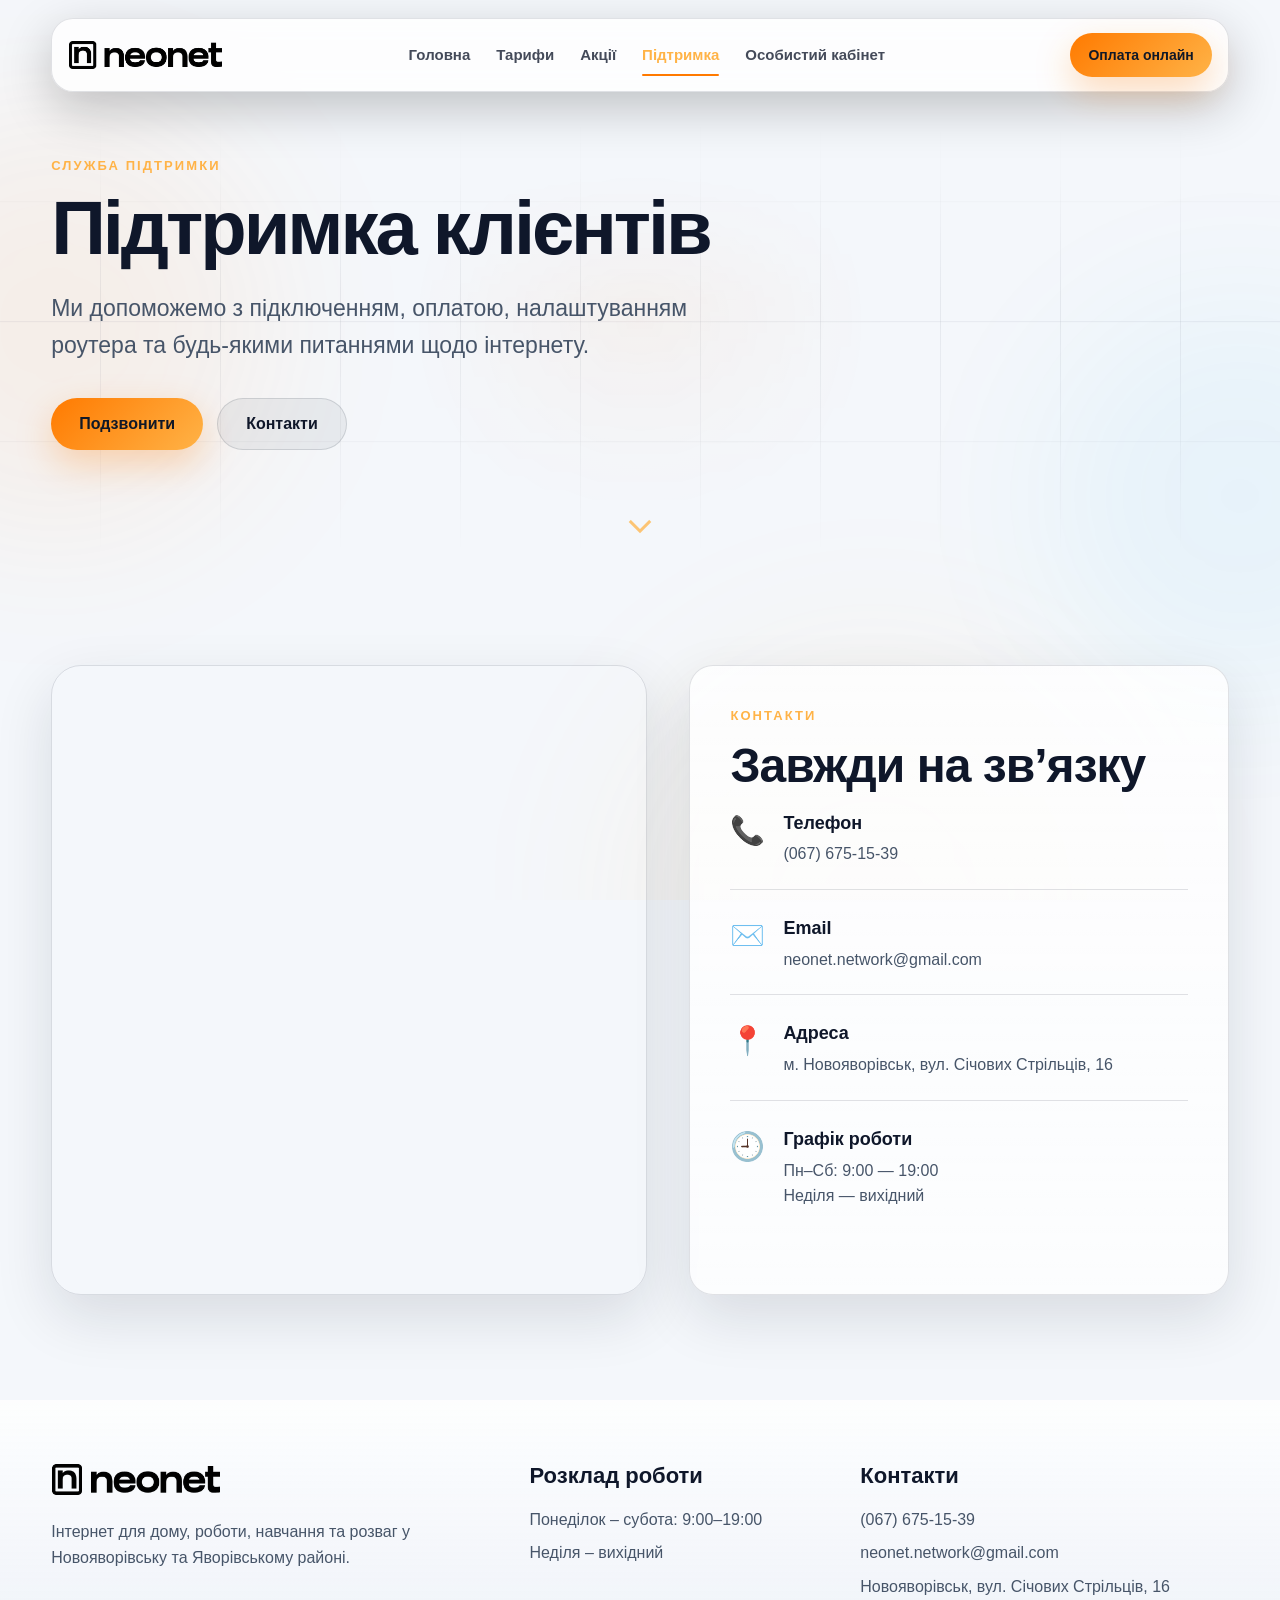
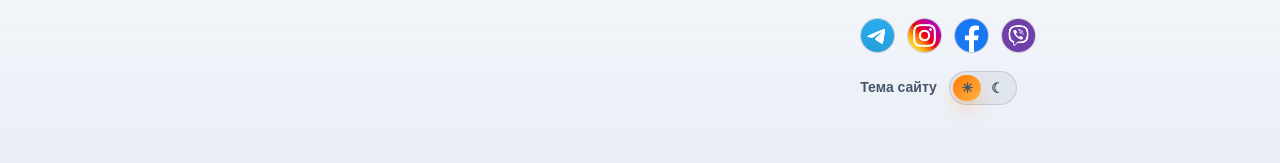
<file: support.html>
<!doctype html>
<html lang="uk">
  <head>
    <meta charset="UTF-8" />
    <meta name="viewport" content="width=device-width, initial-scale=1.0" />
    <meta
      name="description"
      content="Підтримка NeoNet: контакти, адреса, графік роботи та допомога з інтернетом."
    />
    <title>Підтримка | NeoNet</title>
    <link rel="shortcut icon" type="image/x-icon" href="./assets/brand/favicon.png" />
    <link rel="stylesheet" href="./css/main.css" />
    <script src="./js/main.js" defer></script>
  </head>
  <body>
    <div class="site-bg" aria-hidden="true">
      <span class="site-bg__circle--one"></span>
      <span class="site-bg__circle--two"></span>
      <span class="site-bg__circle--three"></span>
    </div>
    <header class="header">
      <div class="container header__inner">
        <a
          class="logo"
          href="./index.html"
          aria-label="NeoNet головна сторінка"
        >
          <img src="./assets/brand/logo-neonet.png" alt="NeoNet" />
        </a>

        <button
          class="menu-toggle"
          type="button"
          aria-label="Відкрити меню"
          aria-expanded="false"
          aria-controls="main-navigation"
        >
          <span></span><span></span><span></span>
        </button>

        <nav class="nav" id="main-navigation" aria-label="Головна навігація">
          <a class="nav__link" href="./index.html">Головна</a>
          <a class="nav__link" href="./price.html">Тарифи</a>
          <a class="nav__link" href="./promotions.html">Акції</a>
          <a class="nav__link active" href="./support.html" aria-current="page"
            >Підтримка</a
          >
          <a
            class="nav__link"
            href="https://oplata.neonet.com.ua/"
            target="_blank"
            rel="noopener noreferrer"
            >Особистий кабінет</a
          >
          <a
            class="nav__link nav__link--payment"
            href="https://next.privat24.ua/payments/form/%7B%22token%22:%2217db19bb152729ad6519b4be49480de763diioe0%22%7D"
            target="_blank"
            rel="noopener noreferrer"
          >
            Оплата онлайн
          </a>
        </nav>

        <a
          class="btn btn--small header__btn"
          href="https://next.privat24.ua/payments/form/%7B%22token%22:%2217db19bb152729ad6519b4be49480de763diioe0%22%7D"
          target="_blank"
          rel="noopener noreferrer"
          >Оплата онлайн</a
        >
      </div>
    </header>
    <main id="main-content">
      <section class="page-hero">
        <div class="hero-grid" aria-hidden="true"></div>
        <div class="container page-hero__content">
          <p class="eyebrow">Служба підтримки</p>
          <h1>Підтримка клієнтів</h1>
          <p class="page-hero__text">
            Ми допоможемо з підключенням, оплатою, налаштуванням роутера та
            будь-якими питаннями щодо інтернету.
          </p>
          <div class="page-hero__actions">
            <a class="btn" href="tel:+380676751539">Подзвонити</a>
            <a class="btn btn--ghost" href="#contacts-section">Контакти</a>
          </div>
        </div>
      </section>

      <section class="section section--dark" id="contacts-section">
        <div class="container support-info__grid">
          <div class="support-map">
            <iframe
              src="https://www.google.com/maps?q=Новояворівськ,+вул.+Січових+Стрільців,+16&amp;output=embed"
              loading="lazy"
              referrerpolicy="no-referrer-when-downgrade"
              title="Адреса NeoNet на карті"
            ></iframe>
          </div>
          <div class="support-contact">
            <p class="eyebrow">Контакти</p>
            <h2>Завжди на зв’язку</h2>
            <div class="support-contact__list">
              <div class="support-item">
                <span aria-hidden="true">📞</span>
                <div>
                  <h4>Телефон</h4>
                  <a href="tel:+380676751539">(067) 675-15-39</a>
                </div>
              </div>
              <div class="support-item">
                <span aria-hidden="true">✉️</span>
                <div>
                  <h4>Email</h4>
                  <a href="mailto:neonet.network@gmail.com"
                    >neonet.network@gmail.com</a
                  >
                </div>
              </div>
              <div class="support-item">
                <span aria-hidden="true">📍</span>
                <div>
                  <h4>Адреса</h4>
                  <p>м. Новояворівськ, вул. Січових Стрільців, 16</p>
                </div>
              </div>
              <div class="support-item">
                <span aria-hidden="true">🕘</span>
                <div>
                  <h4>Графік роботи</h4>
                  <p>Пн–Сб: 9:00 — 19:00</p>
                  <p>Неділя — вихідний</p>
                </div>
              </div>
            </div>
          </div>
        </div>
      </section>
    </main>
    <footer class="footer" id="contacts">
      <div class="container footer__inner">
        <div class="footer__brand">
          <a
            class="logo logo--footer"
            href="./index.html"
            aria-label="NeoNet головна сторінка"
          >
            <img src="./assets/brand/logo-neonet.png" alt="NeoNet" />
          </a>
          <p>
            Інтернет для дому, роботи, навчання та розваг у Новояворівську та
            Яворівському районі.
          </p>
        </div>
        <div>
          <h3>Розклад роботи</h3>
          <p>Понеділок – субота: 9:00–19:00</p>
          <p>Неділя – вихідний</p>
        </div>
        <div class="footer__contacts">
          <h3>Контакти</h3>
          <p><a href="tel:+380676751539">(067) 675-15-39</a></p>
          <p>
            <a href="mailto:neonet.network@gmail.com">
              neonet.network@gmail.com
            </a>
          </p>
          <p>Новояворівськ, вул. Січових Стрільців, 16</p>

          <div class="footer-socials" aria-label="Соціальні мережі NeoNet">
            <a
              href="https://t.me/neonet_info"
              target="_blank"
              rel="noopener noreferrer"
              aria-label="NeoNet у Telegram"
            >
              <img src="./assets/social/telegram.png" alt="" />
            </a>

            <a
              href="https://www.instagram.com/neonet_network/"
              target="_blank"
              rel="noopener noreferrer"
              aria-label="NeoNet в Instagram"
            >
              <img src="./assets/social/instagram.png" alt="" />
            </a>

            <a
              href="https://www.facebook.com/neonet.network/"
              target="_blank"
              rel="noopener noreferrer"
              aria-label="NeoNet у Facebook"
            >
              <img src="./assets/social/facebook.png" alt="" />
            </a>

            <a
              href="https://invite.viber.com/?g2=AQA4AfKOGj3h60tVKaJNBpGEG0kb1jlxvSAdZjr5xUcCKQ4T0vMKO5RHuD%2FKEEB9"
              target="_blank"
              rel="noopener noreferrer"
              aria-label="NeoNet у Viber"
            >
              <img src="./assets/social/viber.png" alt="" />
            </a>
          </div>
          <div class="footer-theme">
            <span>Тема сайту</span>
            <button
              class="theme-switch"
              type="button"
              data-theme-toggle
              aria-label="Перемкнути тему сайту"
              aria-pressed="false"
            >
              <span aria-hidden="true">☀</span>
              <span aria-hidden="true">☾</span>
            </button>
          </div>
        </div>
      </div>
    </footer>
  </body>
</html>
</file>
<file: css/main.css>
@import url("./base.css");
@import url("./header.css");
@import url("./hero.css");
@import url("./home.css");
@import url("./section-headings.css");
@import url("./support.css");
@import url("./footer.css");
@import url("./animations.css");
@import url("./tariffs.css");
@import url("./promotions.css");
@import url("./responsive.css");
</file>
